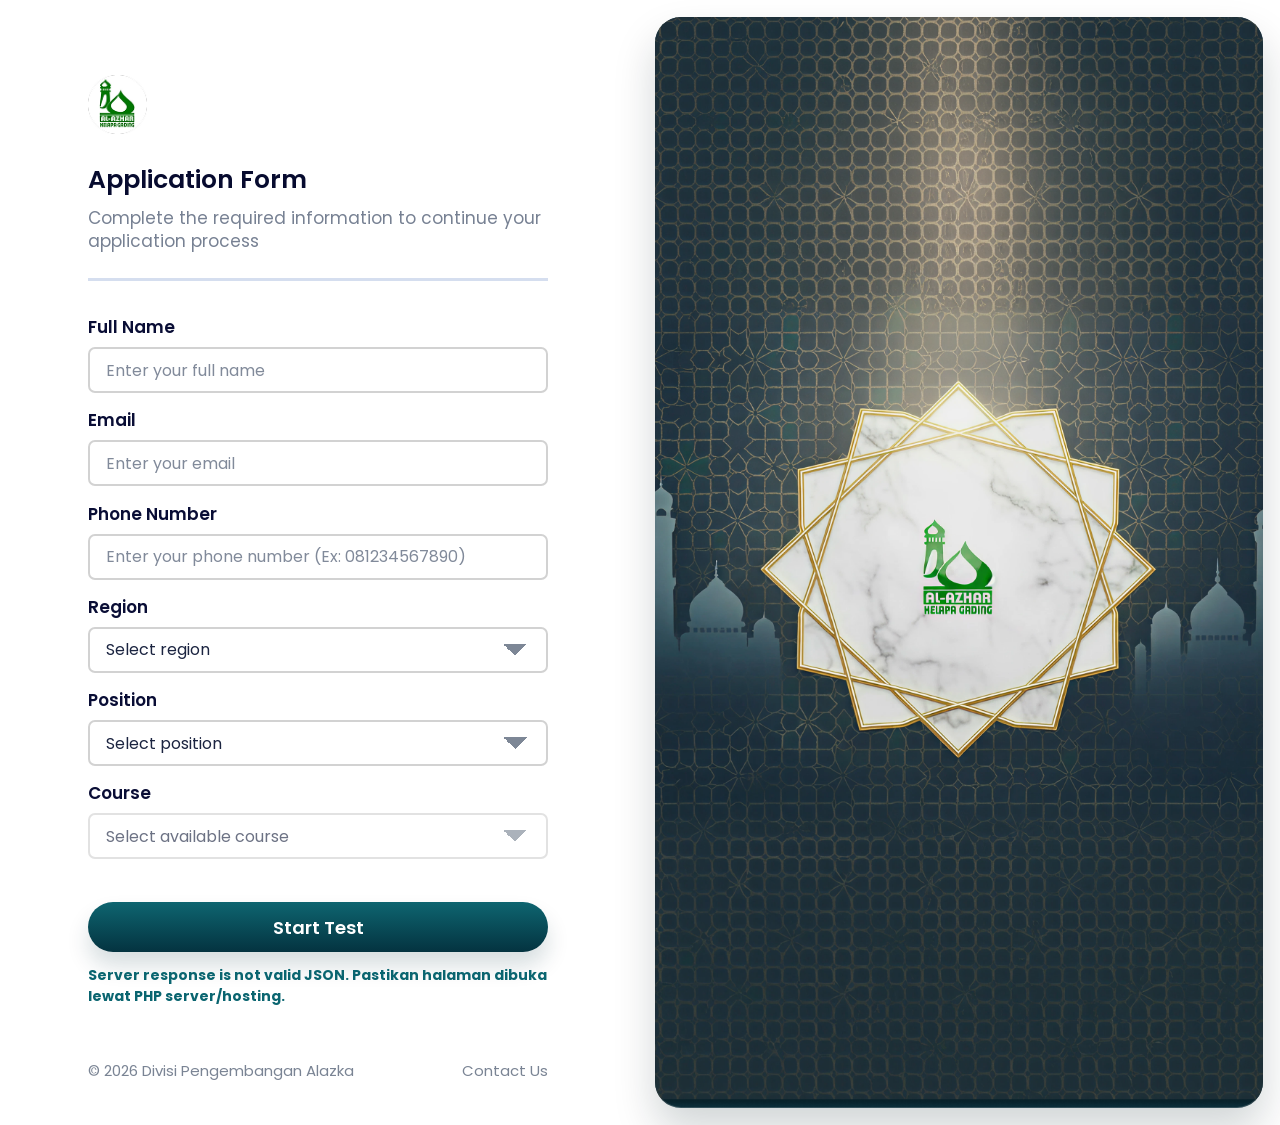
<file: index.html>
<!DOCTYPE html>
<html lang="en">
<head>
  <meta charset="UTF-8">
  <meta name="viewport" content="width=device-width, initial-scale=1.0">
  <meta http-equiv="refresh" content="0; url=submit_application.html">
  <title>Application Form</title>
</head>
<body>
  <p><a href="submit_application.html">Open Application Form</a></p>
  <script>
    window.location.replace("submit_application.html");
  </script>
</body>
</html>
</file>
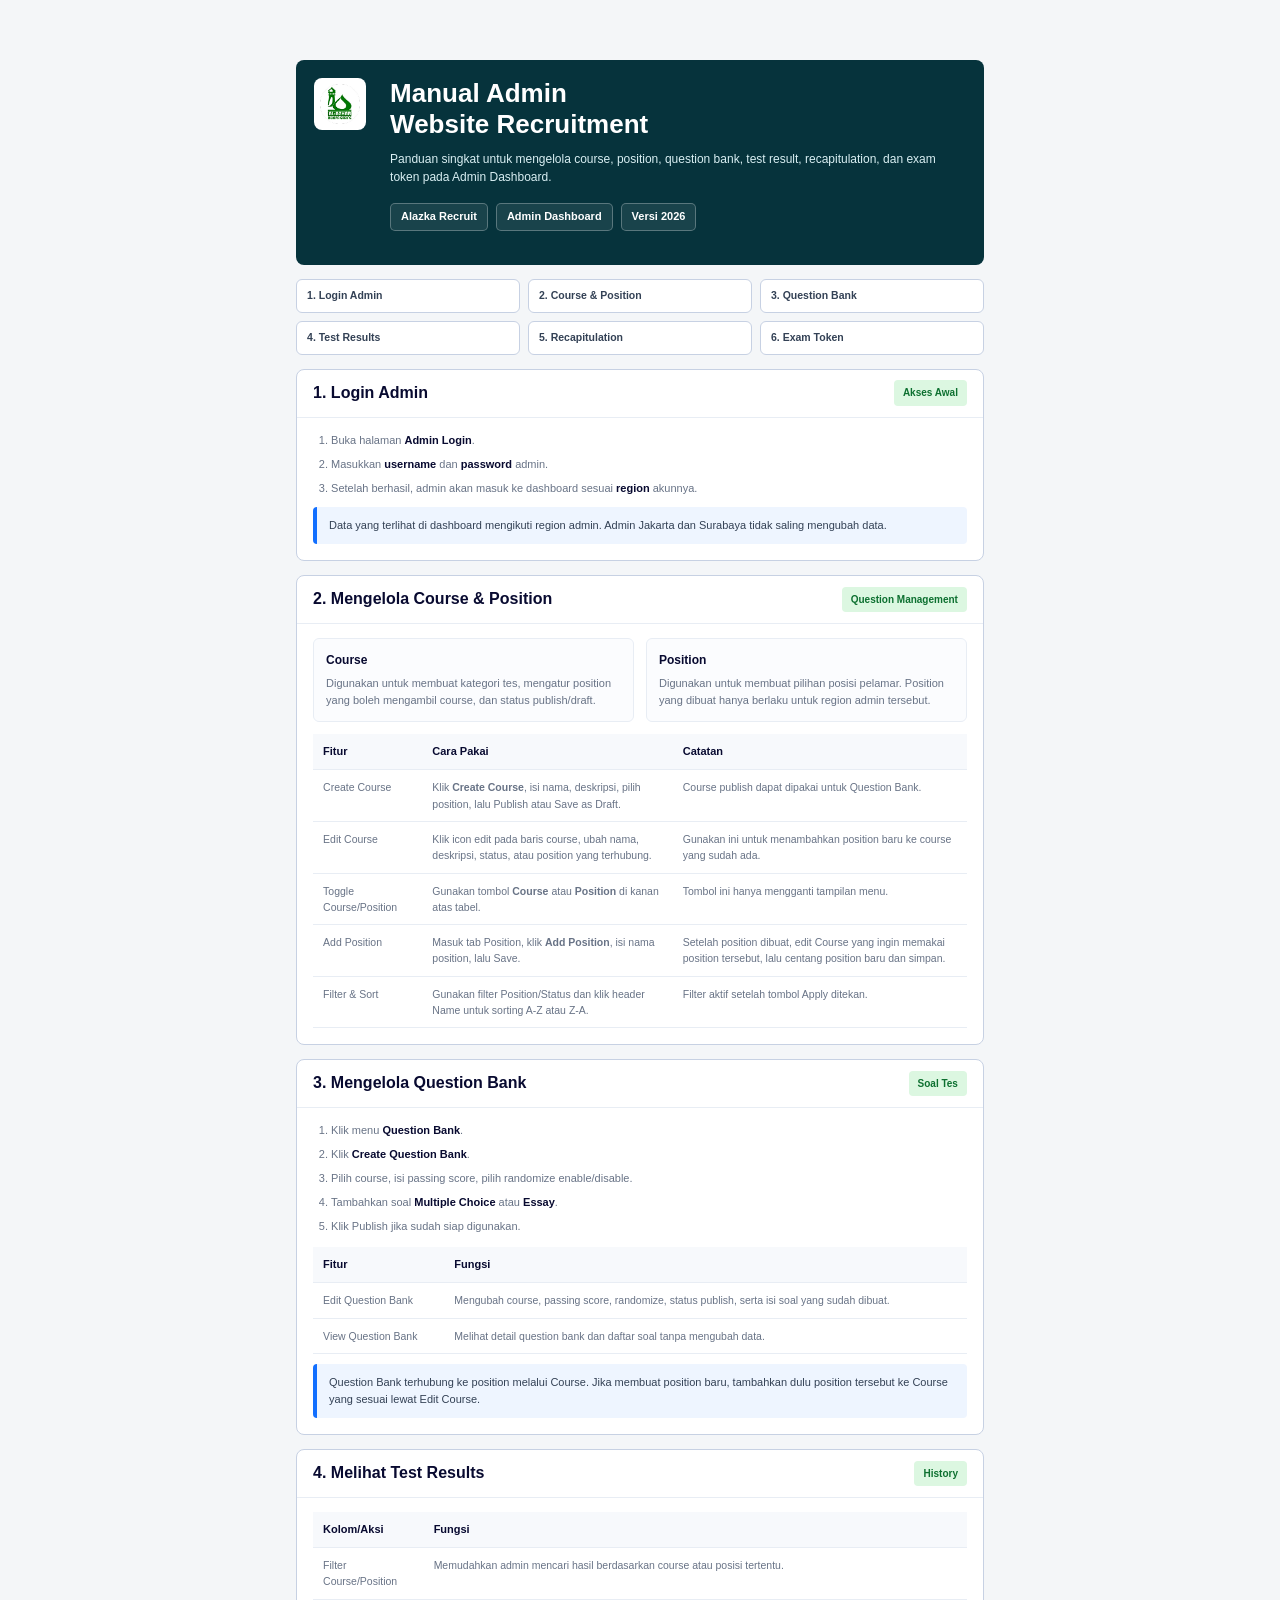
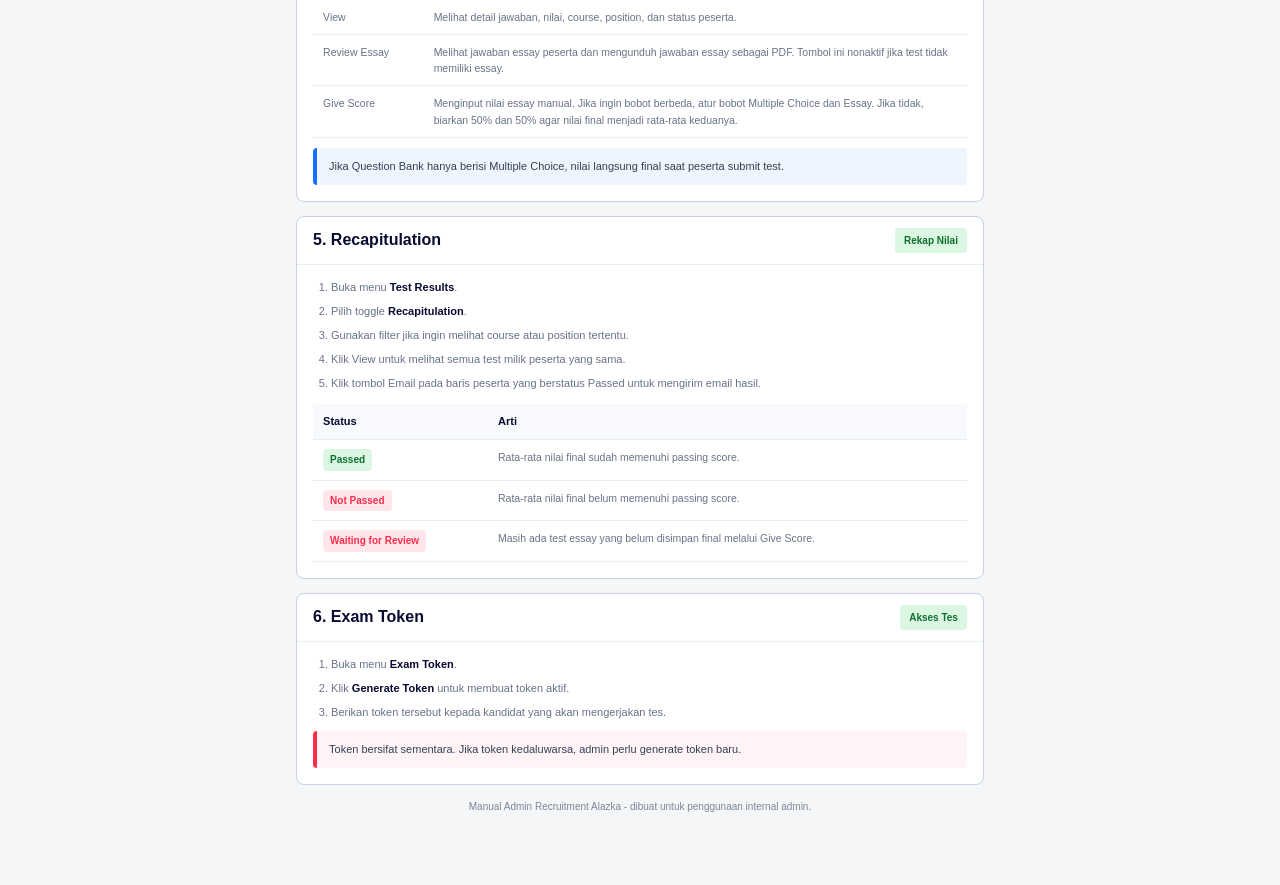
<file: admin_manual.html>
<!DOCTYPE html>
<html lang="id">
<head>
  <meta charset="UTF-8">
  <meta name="viewport" content="width=device-width, initial-scale=1.0">
  <title>Manual Admin - Recruitment Alazka</title>
  <style>
    :root {
      --sidebar: #06333c;
      --page: #f4f6f8;
      --surface: #ffffff;
      --line: #c7d1e3;
      --line-soft: #e8edf4;
      --ink: #080a30;
      --muted: #687386;
      --green: #17b42b;
      --green-bg: #dcf7e1;
      --blue: #126fff;
      --red: #ff2c4b;
      --red-bg: #ffe6eb;
    }

    * {
      box-sizing: border-box;
    }

    body {
      margin: 0;
      background: var(--page);
      color: var(--ink);
      font-family: "Poppins", "Segoe UI", Arial, sans-serif;
      line-height: 1.55;
    }

    .page {
      width: 210mm;
      min-height: 297mm;
      margin: 0 auto;
      background: var(--page);
      padding: 16mm 14mm;
    }

    .cover {
      min-height: 54mm;
      display: grid;
      grid-template-columns: 58px 1fr;
      gap: 18px;
      align-items: start;
      padding: 18px;
      color: #ffffff;
      background: var(--sidebar);
      border-radius: 8px;
    }

    .logo {
      width: 52px;
      height: 52px;
      display: grid;
      place-items: center;
      border-radius: 8px;
      background: #ffffff;
    }

    .logo img {
      width: 40px;
      height: auto;
    }

    .cover h1 {
      margin: 0;
      font-size: 26px;
      line-height: 1.18;
    }

    .cover p {
      max-width: 620px;
      margin: 10px 0 0;
      color: #d9eff3;
      font-size: 12px;
    }

    .meta-row {
      display: flex;
      flex-wrap: wrap;
      gap: 8px;
      margin-top: 16px;
    }

    .pill {
      display: inline-flex;
      align-items: center;
      min-height: 28px;
      border: 1px solid rgba(255, 255, 255, 0.28);
      border-radius: 5px;
      padding: 0 10px;
      color: #ffffff;
      background: rgba(255, 255, 255, 0.08);
      font-size: 11px;
      font-weight: 600;
    }

    .section {
      margin-top: 14px;
      border: 1px solid var(--line);
      border-radius: 8px;
      background: var(--surface);
      overflow: hidden;
      break-inside: avoid;
    }

    .section-head {
      display: flex;
      align-items: center;
      justify-content: space-between;
      gap: 12px;
      min-height: 48px;
      padding: 0 16px;
      border-bottom: 1px solid var(--line-soft);
    }

    .section h2 {
      margin: 0;
      font-size: 16px;
      line-height: 1.3;
    }

    .section-tag {
      border-radius: 4px;
      padding: 5px 9px;
      color: #0d7030;
      background: var(--green-bg);
      font-size: 10px;
      font-weight: 700;
      white-space: nowrap;
    }

    .section-body {
      padding: 14px 16px 16px;
    }

    .grid {
      display: grid;
      grid-template-columns: 1fr 1fr;
      gap: 12px;
    }

    .item {
      border: 1px solid var(--line-soft);
      border-radius: 6px;
      padding: 12px;
      background: #fbfcfe;
    }

    .item h3 {
      margin: 0 0 6px;
      color: var(--ink);
      font-size: 12px;
    }

    .item p {
      margin: 0;
      color: var(--muted);
      font-size: 11px;
    }

    .steps {
      margin: 0;
      padding-left: 18px;
    }

    .steps li {
      margin: 0 0 7px;
      color: var(--muted);
      font-size: 11px;
    }

    .steps strong {
      color: var(--ink);
    }

    .table {
      width: 100%;
      border-collapse: collapse;
      font-size: 10.5px;
    }

    .table th,
    .table td {
      padding: 9px 10px;
      border-bottom: 1px solid var(--line-soft);
      text-align: left;
      vertical-align: top;
    }

    .table th {
      color: var(--ink);
      background: #f7f9fc;
      font-size: 11px;
    }

    .table td {
      color: var(--muted);
    }

    .status {
      display: inline-block;
      border-radius: 4px;
      padding: 3px 7px;
      font-size: 10px;
      font-weight: 700;
    }

    .status.green {
      color: #0d7030;
      background: var(--green-bg);
    }

    .status.red {
      color: var(--red);
      background: var(--red-bg);
    }

    .note {
      margin-top: 10px;
      border-left: 4px solid var(--blue);
      border-radius: 4px;
      padding: 10px 12px;
      color: #334155;
      background: #eef5ff;
      font-size: 11px;
    }

    .warning {
      border-left-color: var(--red);
      background: #fff3f5;
    }

    .toc {
      display: grid;
      grid-template-columns: repeat(3, 1fr);
      gap: 8px;
      margin-top: 14px;
    }

    .toc span {
      min-height: 34px;
      display: flex;
      align-items: center;
      border: 1px solid var(--line);
      border-radius: 6px;
      padding: 0 10px;
      color: #334155;
      background: #ffffff;
      font-size: 10.5px;
      font-weight: 600;
    }

    .footer {
      margin-top: 14px;
      color: #7c8798;
      font-size: 10px;
      text-align: center;
    }

    @media print {
      body {
        background: #ffffff;
      }

      .page {
        width: auto;
        min-height: auto;
        margin: 0;
        padding: 0;
      }

      .section,
      .cover {
        break-inside: avoid;
      }
    }
  </style>
</head>
<body>
  <main class="page">
    <section class="cover">
      <div class="logo">
        <img src="Image/logo%20al%20azhar%203.png" alt="Logo Al Azhar">
      </div>
      <div>
        <h1>Manual Admin<br>Website Recruitment</h1>
        <p>Panduan singkat untuk mengelola course, position, question bank, test result, recapitulation, dan exam token pada Admin Dashboard.</p>
        <div class="meta-row">
          <span class="pill">Alazka Recruit</span>
          <span class="pill">Admin Dashboard</span>
          <span class="pill">Versi 2026</span>
        </div>
      </div>
    </section>

    <div class="toc">
      <span>1. Login Admin</span>
      <span>2. Course & Position</span>
      <span>3. Question Bank</span>
      <span>4. Test Results</span>
      <span>5. Recapitulation</span>
      <span>6. Exam Token</span>
    </div>

    <section class="section">
      <div class="section-head">
        <h2>1. Login Admin</h2>
        <span class="section-tag">Akses Awal</span>
      </div>
      <div class="section-body">
        <ol class="steps">
          <li>Buka halaman <strong>Admin Login</strong>.</li>
          <li>Masukkan <strong>username</strong> dan <strong>password</strong> admin.</li>
          <li>Setelah berhasil, admin akan masuk ke dashboard sesuai <strong>region</strong> akunnya.</li>
        </ol>
        <div class="note">Data yang terlihat di dashboard mengikuti region admin. Admin Jakarta dan Surabaya tidak saling mengubah data.</div>
      </div>
    </section>

    <section class="section">
      <div class="section-head">
        <h2>2. Mengelola Course & Position</h2>
        <span class="section-tag">Question Management</span>
      </div>
      <div class="section-body">
        <div class="grid">
          <div class="item">
            <h3>Course</h3>
            <p>Digunakan untuk membuat kategori tes, mengatur position yang boleh mengambil course, dan status publish/draft.</p>
          </div>
          <div class="item">
            <h3>Position</h3>
            <p>Digunakan untuk membuat pilihan posisi pelamar. Position yang dibuat hanya berlaku untuk region admin tersebut.</p>
          </div>
        </div>
        <table class="table" style="margin-top:12px;">
          <thead>
            <tr>
              <th>Fitur</th>
              <th>Cara Pakai</th>
              <th>Catatan</th>
            </tr>
          </thead>
          <tbody>
            <tr>
              <td>Create Course</td>
              <td>Klik <strong>Create Course</strong>, isi nama, deskripsi, pilih position, lalu Publish atau Save as Draft.</td>
              <td>Course publish dapat dipakai untuk Question Bank.</td>
            </tr>
            <tr>
              <td>Edit Course</td>
              <td>Klik icon edit pada baris course, ubah nama, deskripsi, status, atau position yang terhubung.</td>
              <td>Gunakan ini untuk menambahkan position baru ke course yang sudah ada.</td>
            </tr>
            <tr>
              <td>Toggle Course/Position</td>
              <td>Gunakan tombol <strong>Course</strong> atau <strong>Position</strong> di kanan atas tabel.</td>
              <td>Tombol ini hanya mengganti tampilan menu.</td>
            </tr>
            <tr>
              <td>Add Position</td>
              <td>Masuk tab Position, klik <strong>Add Position</strong>, isi nama position, lalu Save.</td>
              <td>Setelah position dibuat, edit Course yang ingin memakai position tersebut, lalu centang position baru dan simpan.</td>
            </tr>
            <tr>
              <td>Filter & Sort</td>
              <td>Gunakan filter Position/Status dan klik header Name untuk sorting A-Z atau Z-A.</td>
              <td>Filter aktif setelah tombol Apply ditekan.</td>
            </tr>
          </tbody>
        </table>
      </div>
    </section>

    <section class="section">
      <div class="section-head">
        <h2>3. Mengelola Question Bank</h2>
        <span class="section-tag">Soal Tes</span>
      </div>
      <div class="section-body">
        <ol class="steps">
          <li>Klik menu <strong>Question Bank</strong>.</li>
          <li>Klik <strong>Create Question Bank</strong>.</li>
          <li>Pilih course, isi passing score, pilih randomize enable/disable.</li>
          <li>Tambahkan soal <strong>Multiple Choice</strong> atau <strong>Essay</strong>.</li>
          <li>Klik Publish jika sudah siap digunakan.</li>
        </ol>
        <table class="table" style="margin-top:12px;">
          <thead>
            <tr>
              <th>Fitur</th>
              <th>Fungsi</th>
            </tr>
          </thead>
          <tbody>
            <tr>
              <td>Edit Question Bank</td>
              <td>Mengubah course, passing score, randomize, status publish, serta isi soal yang sudah dibuat.</td>
            </tr>
            <tr>
              <td>View Question Bank</td>
              <td>Melihat detail question bank dan daftar soal tanpa mengubah data.</td>
            </tr>
          </tbody>
        </table>
        <div class="note">Question Bank terhubung ke position melalui Course. Jika membuat position baru, tambahkan dulu position tersebut ke Course yang sesuai lewat Edit Course.</div>
      </div>
    </section>

    <section class="section">
      <div class="section-head">
        <h2>4. Melihat Test Results</h2>
        <span class="section-tag">History</span>
      </div>
      <div class="section-body">
        <table class="table">
          <thead>
            <tr>
              <th>Kolom/Aksi</th>
              <th>Fungsi</th>
            </tr>
          </thead>
          <tbody>
            <tr>
              <td>Filter Course/Position</td>
              <td>Memudahkan admin mencari hasil berdasarkan course atau posisi tertentu.</td>
            </tr>
            <tr>
              <td>View</td>
              <td>Melihat detail jawaban, nilai, course, position, dan status peserta.</td>
            </tr>
            <tr>
              <td>Review Essay</td>
              <td>Melihat jawaban essay peserta dan mengunduh jawaban essay sebagai PDF. Tombol ini nonaktif jika test tidak memiliki essay.</td>
            </tr>
            <tr>
              <td>Give Score</td>
              <td>Menginput nilai essay manual. Jika ingin bobot berbeda, atur bobot Multiple Choice dan Essay. Jika tidak, biarkan 50% dan 50% agar nilai final menjadi rata-rata keduanya.</td>
            </tr>
          </tbody>
        </table>
        <div class="note">Jika Question Bank hanya berisi Multiple Choice, nilai langsung final saat peserta submit test.</div>
      </div>
    </section>

    <section class="section">
      <div class="section-head">
        <h2>5. Recapitulation</h2>
        <span class="section-tag">Rekap Nilai</span>
      </div>
      <div class="section-body">
        <ol class="steps">
          <li>Buka menu <strong>Test Results</strong>.</li>
          <li>Pilih toggle <strong>Recapitulation</strong>.</li>
          <li>Gunakan filter jika ingin melihat course atau position tertentu.</li>
          <li>Klik View untuk melihat semua test milik peserta yang sama.</li>
          <li>Klik tombol Email pada baris peserta yang berstatus Passed untuk mengirim email hasil.</li>
        </ol>
        <table class="table" style="margin-top:12px;">
          <thead>
            <tr>
              <th>Status</th>
              <th>Arti</th>
            </tr>
          </thead>
          <tbody>
            <tr>
              <td><span class="status green">Passed</span></td>
              <td>Rata-rata nilai final sudah memenuhi passing score.</td>
            </tr>
            <tr>
              <td><span class="status red">Not Passed</span></td>
              <td>Rata-rata nilai final belum memenuhi passing score.</td>
            </tr>
            <tr>
              <td><span class="status red">Waiting for Review</span></td>
              <td>Masih ada test essay yang belum disimpan final melalui Give Score.</td>
            </tr>
          </tbody>
        </table>
      </div>
    </section>

    <section class="section">
      <div class="section-head">
        <h2>6. Exam Token</h2>
        <span class="section-tag">Akses Tes</span>
      </div>
      <div class="section-body">
        <ol class="steps">
          <li>Buka menu <strong>Exam Token</strong>.</li>
          <li>Klik <strong>Generate Token</strong> untuk membuat token aktif.</li>
          <li>Berikan token tersebut kepada kandidat yang akan mengerjakan tes.</li>
        </ol>
        <div class="note warning">Token bersifat sementara. Jika token kedaluwarsa, admin perlu generate token baru.</div>
      </div>
    </section>

    <p class="footer">Manual Admin Recruitment Alazka - dibuat untuk penggunaan internal admin.</p>
  </main>
</body>
</html>
</file>
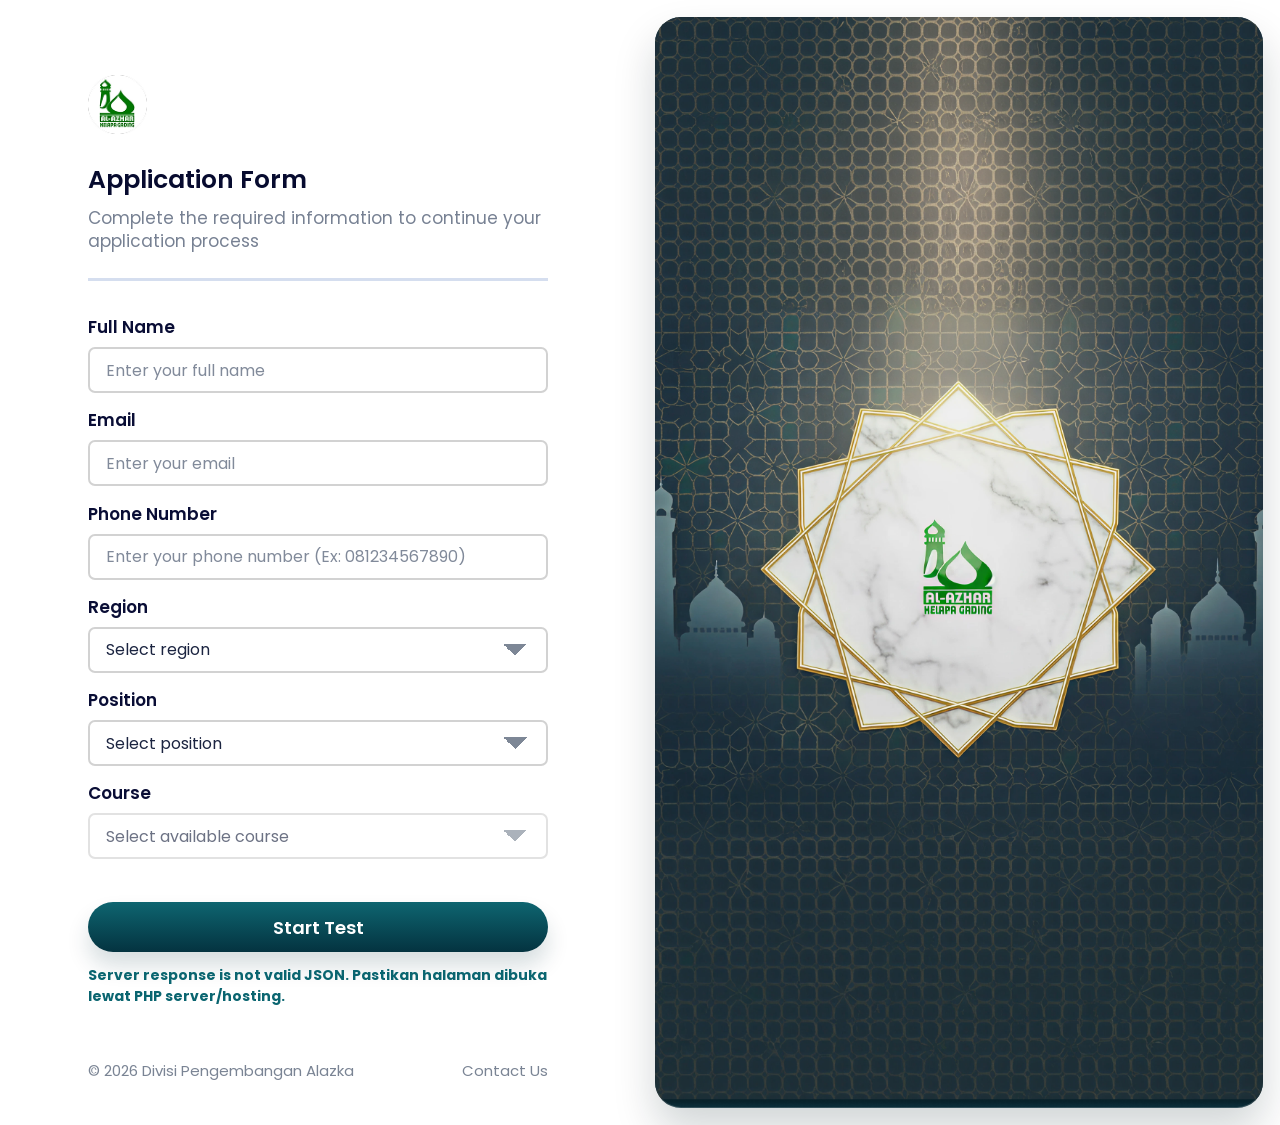
<file: submit_application.html>
<!DOCTYPE html>
<html lang="en">
<head>
  <meta charset="UTF-8">
  <meta name="viewport" content="width=device-width, initial-scale=1.0">
  <title>Employee Application Form</title>
  <link rel="preconnect" href="https://fonts.googleapis.com">
  <link rel="preconnect" href="https://fonts.gstatic.com" crossorigin>
  <link href="https://fonts.googleapis.com/css2?family=Poppins:wght@400;500;600;700;800&display=swap" rel="stylesheet">
  <!-- Version query dipakai agar cPanel/browser tidak memakai CSS lama dari cache setelah deploy. -->
  <link rel="stylesheet" href="css/application.css?v=20260604-course-search">
</head>
<body>
  <main class="page" id="applicationPage">
    <!-- Bagian kiri berisi form submit pelamar. -->
    <section class="form-side" aria-labelledby="form-title">
      <img class="brand" src="Image/logo%20al%20azhar%203.png" alt="Al-Azhar Kelapa Gading">

      <h1 class="title" id="form-title">Application Form</h1>
      <p class="subtitle">Complete the required information to continue your application process</p>
      <div class="rule" aria-hidden="true"></div>

      <form class="application-form" id="applicationForm" novalidate>
        <div class="field-group">
          <label for="fullName">Full Name</label>
          <input id="fullName" name="fullName" type="text" autocomplete="name" placeholder="Enter your full name">
          <p class="field-error" id="fullNameError"></p>
        </div>

        <div class="field-group">
          <label for="email">Email</label>
          <input id="email" name="email" type="email" autocomplete="email" placeholder="Enter your email">
          <p class="field-error" id="emailError"></p>
        </div>

        <div class="field-group">
          <label for="phone">Phone Number</label>
          <input id="phone" name="phone" type="tel" autocomplete="tel" inputmode="tel" placeholder="Enter your phone number (Ex: 081234567890)">
          <p class="field-error" id="phoneError"></p>
        </div>

        <div class="field-group">
          <label for="region">Region</label>
          <!-- Region disimpan bersama data application agar admin bisa memfilter asal kandidat. -->
          <select id="region" name="region">
            <option value="">Select region</option>
            <option value="Jakarta">Jakarta</option>
            <option value="Surabaya">Surabaya</option>
          </select>
          <p class="field-error" id="regionError"></p>
        </div>

        <div class="field-group">
          <label for="education">Position</label>
          <!-- Select asli tetap dipakai untuk submit form; UI custom di bawah memberi search + scroll. -->
          <select id="education" name="education" class="native-position-select" aria-hidden="true" tabindex="-1">
            <option value="">Select position</option>
          </select>
          <div class="position-combobox" id="positionCombobox">
            <button class="position-combobox-toggle" type="button" id="positionComboboxToggle" aria-haspopup="listbox" aria-expanded="false">
              <span id="positionComboboxLabel">Select position</span>
              <span class="position-combobox-chevron" aria-hidden="true"></span>
            </button>
            <div class="position-combobox-panel" id="positionComboboxPanel">
              <input class="position-search" id="positionSearch" type="text" autocomplete="off" placeholder="Search position">
              <div class="position-options" id="positionOptions" role="listbox" aria-label="Position options"></div>
            </div>
          </div>
          <p class="field-error" id="educationError"></p>
        </div>

        <div class="field-group">
          <label for="course">Course</label>
          <!-- Select asli tetap dipakai untuk submit form; UI custom di bawah memberi search + scroll. -->
          <select id="course" name="course" class="native-course-select" aria-hidden="true" tabindex="-1" disabled>
            <option value="">Select available course</option>
          </select>
          <div class="course-combobox" id="courseCombobox">
            <button class="course-combobox-toggle" type="button" id="courseComboboxToggle" aria-haspopup="listbox" aria-expanded="false" disabled>
              <span id="courseComboboxLabel">Select available course</span>
              <span class="course-combobox-chevron" aria-hidden="true"></span>
            </button>
            <div class="course-combobox-panel" id="courseComboboxPanel">
              <input class="course-search" id="courseSearch" type="text" autocomplete="off" placeholder="Search course">
              <div class="course-options" id="courseOptions" role="listbox" aria-label="Course options"></div>
            </div>
          </div>
          <p class="field-error" id="courseError"></p>
        </div>

        <button class="start-button" type="submit">Start Test</button>
        <p class="status" id="status" role="status" aria-live="polite"></p>
      </form>

      <footer class="footer">
        <span>&copy; 2026 Divisi Pengembangan Alazka</span>
        <a href="mailto:recruitment@alazka.sch.id">Contact Us</a>
      </footer>
    </section>

    <!-- Bagian kanan hanya visual/ilustrasi, tidak terhubung ke backend. -->
    <aside class="visual-side" aria-hidden="true">
      <img class="hero-image" src="Image/download%20(12)%201.png" alt="">
    </aside>
  </main>

  <!-- Modal sukses muncul setelah data berhasil tersimpan ke MySQL. -->
  <div class="modal" id="successModal" role="dialog" aria-modal="true" aria-labelledby="successTitle">
    <div class="dialog">
      <h2 id="successTitle">Application Saved</h2>
      <p>Your application data has been recorded. You can continue to the next test step.</p>
      <button type="button" id="closeModal">Continue</button>
    </div>
  </div>

  <!-- Halaman token muncul setelah application tersimpan dan sebelum soal selection test dibuka. -->
  <main class="token-page" id="tokenPage" hidden>
    <section class="token-entry-card" aria-labelledby="tokenTitle">
      <button class="token-back" type="button" id="tokenBackButton" aria-label="Back to application form">&larr;</button>
      <img class="token-logo" src="Image/logo%20al%20azhar%203.png" alt="Al-Azhar Kelapa Gading">
      <p class="token-kicker">Selection Test Access</p>
      <h1 id="tokenTitle">Enter Exam Token</h1>
      <p class="token-copy">Use the active token from the recruitment admin to open your selection test.</p>

      <form class="token-form" id="tokenForm" novalidate>
        <div class="field-group">
          <label for="examToken">Exam Token</label>
          <!-- Token sengaja divalidasi di halaman ini agar form application tetap ringkas. -->
          <input id="examToken" name="examToken" type="text" inputmode="numeric" pattern="[0-9]{4}" maxlength="4" autocomplete="one-time-code" placeholder="Enter 4 digit token">
          <p class="field-error" id="examTokenError"></p>
        </div>

        <button class="start-button token-submit-button" type="submit" id="tokenSubmitButton">Continue</button>
        <p class="status token-status" id="tokenStatus" role="status" aria-live="polite"></p>
      </form>
    </section>
  </main>

  <!-- Halaman panduan muncul setelah token valid, sebelum timer selection test dimulai. -->
  <main class="test-guide-page" id="testGuidePage" hidden>
    <section class="test-guide-card" aria-labelledby="testGuideTitle">
      <img class="token-logo" src="Image/logo%20al%20azhar%203.png" alt="Al-Azhar Kelapa Gading">
      <p class="token-kicker">Selection Test Guide</p>
      <h1 id="testGuideTitle">Before You Start</h1>
      <div class="test-guide-content" id="testGuideContent"></div>
      <button class="start-button" type="button" id="startSelectionTestButton">Start Test</button>
    </section>
  </main>

  <!-- Halaman selection test ditampilkan setelah data application berhasil disimpan. -->
  <main class="selection-page" id="selectionPage" hidden>
    <header class="test-topbar">
      <div class="test-brand">
        <strong>Selection Test</strong>
        <span>Alazka Recruit</span>
      </div>
      <div class="test-header-actions">
        <div class="test-timer" aria-label="Remaining test time">
          <span>Time Left</span>
          <strong id="testTimer">60:00</strong>
        </div>
        <div class="candidate-chip">
          <div class="candidate-copy">
            <strong id="candidateHeaderName">Candidate</strong>
            <span><mark>Guest</mark> Candidate</span>
          </div>
          <div class="candidate-avatar" id="candidateAvatar">CT</div>
        </div>
      </div>
    </header>

    <section class="test-shell" aria-labelledby="testTitle">
      <div class="test-head">
        <span class="test-head-spacer" aria-hidden="true"></span>
        <div>
          <h1 id="testTitle">Selection Test</h1>
          <p id="testCandidateLine"></p>
        </div>
      </div>

      <form id="selectionTestForm" class="question-list" novalidate></form>

      <div class="test-pagination" id="testPagination">
        <button class="test-nav-button" type="button" id="prevQuestions">Back</button>
        <div class="test-page-numbers" id="testPageNumbers" aria-label="Question pages"></div>
        <button class="test-nav-button is-primary" type="button" id="nextQuestions">Next</button>
        <button class="test-nav-button is-primary" type="button" id="finishTest">Finish</button>
      </div>
    </section>
  </main>

  <div class="modal confirm-test-modal" id="finishConfirmModal" role="dialog" aria-modal="true" aria-labelledby="finishConfirmTitle">
    <div class="dialog">
      <h2 id="finishConfirmTitle">Submit Answer?</h2>
      <p>Are you sure to submit the answer?</p>
      <div class="confirm-test-actions">
        <button class="confirm-cancel-button" type="button" id="cancelFinishTest">Cancel</button>
        <button type="button" id="confirmFinishTest">Submit Answer</button>
      </div>
    </div>
  </div>

  <div class="modal confirm-test-modal" id="timeEndedModal" role="dialog" aria-modal="true" aria-labelledby="timeEndedTitle">
    <div class="dialog">
      <h2 id="timeEndedTitle">Time Ended</h2>
      <p>The examination time has ended. Your answers have been submitted successfully.</p>
      <button type="button" id="goToResultButton">Go to Result</button>
    </div>
  </div>

  <!-- Halaman hasil test muncul setelah jawaban selesai dinilai dan disimpan ke database. -->
  <main class="result-page" id="resultPage" hidden>
    <section class="result-card" aria-labelledby="resultTitle">
      <img class="result-logo" src="Image/logo%20al%20azhar%203.png" alt="Al-Azhar Kelapa Gading">
      <!-- <h1 id="resultTitle">Title</h1> -->
      <p class="result-message">Thank You for Completing the Assessment</p>

      <!-- <h2>Description</h2> -->
      <div class="result-description">
        <p>Your responses have been securely submitted and are currently under review.</p>
        <p>Our recruitment team will carefully evaluate your assessment and notify you regarding the next stage of the process.</p>
        <p>We appreciate your time and participation.</p>
      </div>
    </section>
  </main>

  <!--
    Urutan penting: recruitment-store.js harus dimuat sebelum submit-application.js.
    Version query memaksa browser mengambil JS terbaru; tanpa ini cPanel sering masih menyajikan JS lama
    yang langsung memvalidasi token saat Start Test dan membuat halaman token tidak pernah tampil.
  -->
  <script src="js/recruitment-store.js?v=20260604-course-search"></script>
  <script src="js/submit-application.js?v=20260604-course-search"></script>
</body>
</html>
</file>
<file: css/application.css>
:root {
  --ink: #070b2f;
  --muted: #778193;
  --line: #cfd6e4;
  --field: #ffffff;
  --deep: #0b3440;
  --gold: #d6b14f;
  --danger: #c0392b;
  --shadow: 0 22px 42px rgba(5, 25, 35, 0.18);
  font-family: "Poppins", Arial, sans-serif;
}

* {
  box-sizing: border-box;
}

body {
  margin: 0;
  min-height: 100vh;
  color: var(--ink);
  background: #ffffff;
}

button,
input,
select {
  font: inherit;
}

[hidden] {
  display: none !important;
}

.page {
  min-height: 100vh;
  display: grid;
  grid-template-columns: minmax(360px, 47vw) minmax(430px, 1fr);
  gap: clamp(20px, 2.8vw, 64px);
  padding: clamp(14px, 1.35vw, 30px);
}

.form-side {
  display: flex;
  min-height: calc(100vh - (clamp(14px, 1.35vw, 30px) * 2));
  flex-direction: column;
  justify-content: center;
  padding: clamp(24px, 4.5vw, 100px) clamp(18px, 5.5vw, 150px) clamp(16px, 2vw, 30px);
  position: relative;
}

.brand {
  width: clamp(58px, 4.6vw, 86px);
  height: auto;
  margin-bottom: clamp(22px, 2.5vw, 46px);
  display: block;
}

.title {
  margin: 0;
  font-size: clamp(25px, 1.9vw, 38px);
  line-height: 1.12;
  font-weight: 600;
  letter-spacing: 0;
}

.subtitle {
  margin: clamp(12px, 1vw, 18px) 0 clamp(24px, 2vw, 40px);
  max-width: 690px;
  color: var(--muted);
  font-size: clamp(17px, 1.25vw, 27px);
  line-height: 1.36;
}

.rule {
  height: 3px;
  width: min(100%, 704px);
  background: #d5deef;
  margin-bottom: clamp(26px, 2.8vw, 50px);
}

.application-form {
  width: min(100%, 704px);
}

.field-group {
  margin-bottom: clamp(14px, 1.35vw, 26px);
}

label {
  display: block;
  margin-bottom: clamp(8px, 0.75vw, 12px);
  font-size: clamp(17px, 1.15vw, 22px);
  line-height: 1.2;
  font-weight: 600;
  color: #090d35;
}

input,
select,
.position-combobox-toggle,
.course-combobox-toggle {
  width: 100%;
  min-height: clamp(46px, 3.1vw, 58px);
  border: 2px solid #d2d2d2;
  border-radius: 7px;
  background: var(--field);
  color: #1b2440;
  padding: 0 clamp(16px, 1.25vw, 24px);
  font-size: clamp(16px, 1.05vw, 20px);
  outline: none;
  transition: border-color 160ms ease, box-shadow 160ms ease;
}

select {
  appearance: none;
  background-image:
    linear-gradient(45deg, transparent 50%, #7d8796 50%),
    linear-gradient(135deg, #7d8796 50%, transparent 50%);
  background-position:
    calc(100% - 31px) 50%,
    calc(100% - 19px) 50%;
  background-size: 12px 12px, 12px 12px;
  background-repeat: no-repeat;
  padding-right: 62px;
}

input::placeholder {
  color: #818a9a;
}

input:focus,
select:focus,
.position-combobox-toggle:focus-visible,
.course-combobox-toggle:focus-visible {
  border-color: #0a7281;
  box-shadow: 0 0 0 4px rgba(10, 114, 129, 0.14);
}

.native-position-select,
.native-course-select {
  display: none;
}

.position-combobox,
.course-combobox {
  position: relative;
  width: 100%;
}

.position-combobox-toggle,
.course-combobox-toggle {
  display: flex;
  align-items: center;
  justify-content: space-between;
  appearance: none;
  background-image:
    linear-gradient(45deg, transparent 50%, #7d8796 50%),
    linear-gradient(135deg, #7d8796 50%, transparent 50%);
  background-position:
    calc(100% - 31px) 50%,
    calc(100% - 19px) 50%;
  background-size: 12px 12px, 12px 12px;
  background-repeat: no-repeat;
  padding-right: 62px;
  text-align: left;
  cursor: pointer;
  transition: border-color 160ms ease, box-shadow 160ms ease;
}

.position-combobox-toggle span:first-child,
.course-combobox-toggle span:first-child {
  min-width: 0;
  overflow: hidden;
  text-overflow: ellipsis;
  white-space: nowrap;
}

.position-combobox.is-open .position-combobox-toggle,
.course-combobox.is-open .course-combobox-toggle {
  border-color: #0a7281;
  box-shadow: 0 0 0 4px rgba(10, 114, 129, 0.14);
}

.position-combobox-toggle:disabled,
.course-combobox-toggle:disabled {
  cursor: not-allowed;
  opacity: 0.64;
}

.position-combobox-chevron,
.course-combobox-chevron {
  display: none;
}

.position-combobox-panel,
.course-combobox-panel {
  position: absolute;
  z-index: 25;
  top: calc(100% + 8px);
  left: 0;
  right: 0;
  display: none;
  border: 2px solid #d2d2d2;
  border-radius: 7px;
  padding: 10px;
  background: #ffffff;
  box-shadow: 0 18px 34px rgba(5, 25, 35, 0.16);
}

.position-combobox.is-open .position-combobox-panel,
.course-combobox.is-open .course-combobox-panel {
  display: block;
}

.position-search,
.course-search {
  min-height: 42px;
  border-width: 1px;
  border-radius: 5px;
  font-size: clamp(14px, 0.95vw, 17px);
}

.position-options,
.course-options {
  max-height: 230px;
  overflow-y: auto;
  display: grid;
  gap: 6px;
  margin-top: 10px;
  padding-right: 4px;
}

.position-option,
.course-option {
  min-height: 40px;
  border: 1px solid #e1e5ee;
  border-radius: 5px;
  padding: 9px 12px;
  color: #1b2440;
  background: #ffffff;
  font-size: clamp(14px, 0.95vw, 17px);
  text-align: left;
}

.position-option:hover,
.position-option.is-selected,
.course-option:hover,
.course-option.is-selected {
  border-color: #0a7281;
  background: #eef8fa;
}

.position-empty,
.course-empty {
  padding: 12px;
  color: var(--muted);
  font-size: clamp(13px, 0.9vw, 16px);
}

.field-error {
  margin: clamp(4px, 0.4vw, 7px) 0 0;
  color: var(--danger);
  font-size: clamp(12px, 0.75vw, 14px);
  line-height: 1.35;
}

.field-error:empty,
.status:empty {
  display: none;
}

.start-button {
  width: min(100%, 704px);
  min-height: clamp(50px, 3.35vw, 62px);
  border: 0;
  border-radius: 999px;
  margin-top: clamp(18px, 2vw, 38px);
  color: #ffffff;
  background: linear-gradient(180deg, #0e6570 0%, #043340 100%);
  font-size: clamp(18px, 1.25vw, 23px);
  font-weight: 600;
  cursor: pointer;
  box-shadow: 0 14px 22px rgba(5, 51, 64, 0.16);
  transition: transform 160ms ease, filter 160ms ease;
}

.start-button:hover {
  transform: translateY(-1px);
  filter: brightness(1.04);
}

.start-button:active {
  transform: translateY(1px);
}

.footer {
  width: min(100%, 910px);
  display: flex;
  justify-content: space-between;
  gap: 20px;
  margin-top: auto;
  padding-top: clamp(24px, 3vw, 56px);
  color: #7a8494;
  font-size: clamp(15px, 1.1vw, 21px);
}

.footer a {
  color: inherit;
  text-decoration: none;
}

.visual-side {
  position: relative;
  min-height: calc(100vh - (clamp(14px, 1.35vw, 30px) * 2));
  border-radius: 26px;
  overflow: hidden;
  background: #0b2d39;
  box-shadow: var(--shadow), inset 0 0 0 1px rgba(255, 255, 255, 0.18);
}

.hero-image {
  width: 100%;
  height: 100%;
  display: block;
  object-fit: cover;
  object-position: center;
}

.status {
  width: min(100%, 704px);
  min-height: 24px;
  margin-top: clamp(10px, 1vw, 18px);
  color: #0a6570;
  font-size: clamp(14px, 0.95vw, 17px);
  font-weight: 650;
}

.modal {
  position: fixed;
  inset: 0;
  display: none;
  align-items: center;
  justify-content: center;
  padding: 24px;
  background: rgba(3, 20, 29, 0.56);
  z-index: 10;
}

.modal.is-open {
  display: flex;
}

.dialog {
  width: min(100%, 440px);
  border-radius: 8px;
  background: #ffffff;
  padding: 28px;
  box-shadow: 0 28px 70px rgba(0, 0, 0, 0.24);
}

.dialog h2 {
  margin: 0 0 10px;
  font-size: 24px;
}

.dialog p {
  margin: 0 0 22px;
  color: var(--muted);
  font-size: 16px;
  line-height: 1.5;
}

.dialog button {
  min-height: 44px;
  width: 100%;
  border: 0;
  border-radius: 6px;
  color: #ffffff;
  background: #0a6570;
  font-weight: 720;
  cursor: pointer;
}

.confirm-test-actions {
  display: grid;
  grid-template-columns: 1fr 1fr;
  gap: 12px;
}

.dialog .confirm-cancel-button {
  color: #27344b;
  background: #eef2f7;
}

.test-validation-layer {
  position: fixed;
  inset: 0;
  z-index: 1200;
  display: flex;
  align-items: center;
  justify-content: center;
  padding: 24px;
  background: rgba(5, 10, 24, 0.36);
}

.test-validation-popup {
  position: relative;
  width: min(100%, 430px);
  display: grid;
  justify-items: center;
  border: 1px solid #d5deef;
  border-radius: 9px;
  padding: 42px 28px 28px;
  color: var(--ink);
  background: #ffffff;
  box-shadow: 0 28px 80px rgba(5, 25, 35, 0.22);
  text-align: center;
}

.test-validation-close {
  position: absolute;
  top: 14px;
  right: 14px;
  width: 32px;
  height: 32px;
  border: 0;
  border-radius: 999px;
  color: #27344b;
  background: #eef2f7;
  font-size: 24px;
  line-height: 1;
  cursor: pointer;
}

.test-validation-icon {
  width: 46px;
  height: 46px;
  display: grid;
  place-items: center;
  border-radius: 999px;
  margin-bottom: 14px;
  color: #ffffff;
  background: #0a6570;
  font-size: 25px;
  font-weight: 800;
}

.test-validation-popup h2 {
  margin: 0 0 8px;
  font-size: 22px;
  line-height: 1.25;
  font-weight: 800;
}

.test-validation-popup p {
  margin: 0 0 24px;
  color: #657184;
  font-size: 15px;
  line-height: 1.55;
}

.test-validation-action {
  min-width: 128px;
  min-height: 42px;
  border: 1px solid #06333c;
  border-radius: 6px;
  color: #ffffff;
  background: #06333c;
  font-weight: 750;
  cursor: pointer;
}

/* Halaman token menjadi jembatan dari form application ke selection test. */
.token-page,
.test-guide-page {
  min-height: 100vh;
  display: grid;
  place-items: center;
  padding: 24px;
  background:
    linear-gradient(135deg, rgba(10, 101, 112, 0.12), rgba(214, 177, 79, 0.12)),
    #f3f5f8;
}

.token-entry-card,
.test-guide-card {
  width: min(100%, 520px);
  position: relative;
  border: 1px solid #d5deef;
  border-radius: 10px;
  padding: clamp(28px, 4vw, 46px);
  background: #ffffff;
  box-shadow: 0 24px 70px rgba(5, 25, 35, 0.14);
}

.token-back {
  width: 36px;
  height: 36px;
  position: absolute;
  top: 18px;
  left: 18px;
  border: 0;
  border-radius: 999px;
  color: #555c68;
  background: #eef2f7;
  font-size: 28px;
  line-height: 1;
  cursor: pointer;
}

.token-logo {
  width: 72px;
  height: auto;
  display: block;
  margin: 0 auto 24px;
}

.token-kicker {
  margin: 0 0 8px;
  color: #0a6570;
  font-size: 13px;
  font-weight: 760;
  text-align: center;
  text-transform: uppercase;
}

.token-entry-card h1 {
  margin: 0;
  color: var(--ink);
  font-size: clamp(26px, 2.2vw, 34px);
  line-height: 1.2;
  font-weight: 760;
  text-align: center;
}

.token-copy {
  margin: 12px auto 30px;
  max-width: 390px;
  color: var(--muted);
  font-size: 16px;
  line-height: 1.55;
  text-align: center;
}

.token-form {
  width: 100%;
}

.token-submit-button {
  width: 100%;
  margin-top: 10px;
}

.token-status {
  width: 100%;
  text-align: center;
}

.test-guide-card {
  width: min(100%, 620px);
}

.test-guide-content {
  display: grid;
  gap: 14px;
  margin: 22px 0 28px;
  color: #4c5875;
  line-height: 1.6;
}

.test-guide-content p {
  margin: 0;
}

.test-guide-content ul {
  display: grid;
  gap: 10px;
  margin: 0;
  padding: 0;
  list-style: none;
}

.test-guide-content li {
  display: grid;
  gap: 3px;
  border: 1px solid #d8deea;
  border-radius: 7px;
  padding: 12px 14px;
  background: #f8fafc;
}

.test-guide-content strong {
  color: var(--ink);
}

/* Selection Test memakai layout full-width seperti referensi test calon guru. */
.selection-page {
  min-height: 100vh;
  background: #f3f5f8;
}

.test-topbar {
  /* Sticky header menjaga timer tetap terlihat saat kandidat scroll soal panjang. */
  position: sticky;
  top: 0;
  z-index: 20;
  min-height: 59px;
  display: flex;
  align-items: center;
  justify-content: space-between;
  gap: 24px;
  border-bottom: 1px solid #c9cfda;
  padding: 0 24px;
  background: #ffffff;
}

.test-brand {
  display: flex;
  align-items: baseline;
  gap: 14px;
}

.test-brand strong {
  color: var(--ink);
  font-size: 18px;
  font-weight: 760;
}

.test-brand span {
  color: #8a93a3;
  font-size: 13px;
}

.test-header-actions {
  display: flex;
  align-items: center;
  gap: 20px;
  margin-left: auto;
}

.test-timer {
  min-width: 108px;
  display: grid;
  gap: 2px;
  justify-items: end;
  padding-right: 6px;
}

.test-timer span {
  color: #8a93a3;
  font-size: 11px;
  font-weight: 650;
}

.test-timer strong {
  color: #0a6570;
  font-size: 17px;
  font-weight: 800;
  line-height: 1.1;
}

.test-timer.is-warning strong {
  color: #c0392b;
}

.candidate-chip {
  display: flex;
  align-items: center;
  gap: 14px;
}

.candidate-copy {
  display: grid;
  gap: 4px;
  text-align: right;
}

.candidate-copy strong {
  color: var(--ink);
  font-size: 14px;
  font-weight: 760;
}

.candidate-copy span {
  color: #8a93a3;
  font-size: 13px;
}

.candidate-copy mark {
  border-radius: 999px;
  margin-right: 8px;
  padding: 2px 9px;
  color: #208137;
  background: #dcf7dd;
  font-size: 12px;
}

.candidate-avatar {
  width: 44px;
  height: 44px;
  display: grid;
  place-items: center;
  border-radius: 999px;
  color: #06414a;
  background: #94e4db;
  font-size: 16px;
  font-weight: 760;
}

.test-shell {
  width: calc(100% - 62px);
  margin: 33px auto 70px;
  border: 1px solid #c6cfe0;
  border-radius: 10px 10px 0 0;
  overflow: hidden;
  background: #ffffff;
}

.test-head {
  min-height: 89px;
  display: grid;
  grid-template-columns: 1px 1fr;
  align-items: center;
  gap: 17px;
  border-bottom: 1px solid #c6cfe0;
}

.test-back,
.test-head-spacer {
  width: 34px;
  height: 34px;
}

.test-head-spacer {
  display: block;
}

.test-back {
  border: 0;
  background: transparent;
  color: #555c68;
  font-size: 31px;
  line-height: 1;
  cursor: pointer;
}

.test-head h1 {
  margin: 0 0 8px;
  color: var(--ink);
  font-size: 20px;
  line-height: 1.25;
  font-weight: 760;
}

.test-head p {
  margin: 0;
  color: #828a99;
  font-size: 16px;
}

.question-list {
  display: grid;
  min-width: 0;
}

.test-question {
  min-width: 0;
  max-width: 100%;
  min-height: 216px;
  border-bottom: 1px solid #c6cfe0;
  padding: 18px 21px 19px;
  overflow: hidden;
}

.test-question h2 {
  margin: 0 0 20px;
  color: var(--ink);
  font-size: 16px;
  line-height: 1.45;
  font-weight: 500;
  overflow-wrap: anywhere;
  word-break: break-word;
}

.question-title {
  display: grid;
  grid-template-columns: auto minmax(0, 1fr);
  align-items: start;
  gap: 5px;
}

.question-title .question-number {
  direction: ltr;
  unicode-bidi: isolate;
  white-space: nowrap;
}

.question-title > span:last-child {
  min-width: 0;
  overflow-wrap: anywhere;
  word-break: break-word;
}

.rtl-text {
  text-align: left;
  unicode-bidi: plaintext;
}

.question-image-preview {
  width: min(100%, 420px);
  margin: -4px 0 20px;
  border: 1px solid #d8deea;
  border-radius: 7px;
  padding: 8px;
  background: #ffffff;
}

.question-image-preview img {
  display: block;
  width: 100%;
  max-height: 260px;
  object-fit: contain;
}

.test-options {
  display: grid;
  gap: 17px;
  min-width: 0;
}

.test-type-tabs {
  display: flex;
  gap: 10px;
  border-bottom: 1px solid #d8deea;
  padding: 0 21px 16px;
  margin-top: 15px;
}

.test-type-pill,
.test-type-count {
  min-height: 38px;
  display: inline-flex;
  align-items: center;
  border: 1px solid #c6cfe0;
  border-radius: 5px;
  padding: 0 14px;
  color: var(--ink);
  background: #ffffff;
  font-weight: 700;
}

.test-type-pill.is-active {
  color: #ffffff;
  border-color: var(--deep);
  background: var(--deep);
}

.test-type-count {
  color: #657184;
  background: #f8fafc;
}

.essay-answer-field {
  display: grid;
  gap: 9px;
  width: min(100%, 760px);
}

.essay-answer-field span {
  color: #657184;
  font-size: 13px;
  font-weight: 700;
}

.essay-answer-field textarea {
  width: 100%;
  height: 190px;
  max-height: 190px;
  overflow-y: auto;
  resize: none;
  border: 1px solid #c6cfe0;
  border-radius: 7px;
  padding: 13px 14px;
  color: var(--ink);
  background: #ffffff;
  line-height: 1.55;
  outline: none;
  font-family: "Poppins";
}

.essay-answer-field textarea:focus {
  border-color: var(--deep);
  box-shadow: 0 0 0 3px rgba(5, 51, 64, 0.12);
}

.test-option {
  display: grid;
  grid-template-columns: 18px auto minmax(0, 1fr);
  align-items: start;
  gap: 14px;
  min-width: 0;
  width: 100%;
  max-width: 100%;
  color: var(--ink);
  font-size: 14px;
  cursor: pointer;
  font-weight:400;
}

.test-option:not(:has(.option-letter)) {
  grid-template-columns: 18px minmax(0, 1fr);
}

.test-option span {
  min-width: 0;
  max-width: 100%;
  overflow-wrap: anywhere;
  word-break: break-word;
  line-height: 1.45;
}

.test-option .option-letter {
  min-width: 20px;
  color: #657184;
  font-weight: 700;
  line-height: 1.45;
}

.test-option input {
  width: 16px;
  min-height: 16px;
  height: 16px;
  margin: 0;
  accent-color: var(--deep);
}

.test-pagination {
  min-height: 72px;
  display: flex;
  flex-wrap: wrap;
  align-items: center;
  justify-content: flex-end;
  gap: 16px;
  min-width: 0;
  max-width: 100%;
  padding: 0 17px;
  background: #ffffff;
}

.test-page-numbers {
  display: flex;
  flex-wrap: wrap;
  align-items: center;
  gap: 7px;
  margin-right: auto;
  min-width: 0;
}

.test-page-dot,
.test-page-button {
  min-width: 30px;
  height: 31px;
  border-radius: 5px;
  font-size: 13px;
}

.test-page-button {
  border: 1px solid #c6cfe0;
  color: #29334a;
  background: #ffffff;
  cursor: pointer;
}

.test-page-button.is-active {
  color: #ffffff;
  border-color: var(--deep);
  background: var(--deep);
}

.test-page-dot {
  display: grid;
  place-items: center;
  color: #7f8897;
}

.test-nav-button {
  min-width: 103px;
  min-height: 40px;
  border: 1px solid #c9c9c9;
  border-radius: 5px;
  color: #b9b9b9;
  background: #ffffff;
  font-weight: 650;
  cursor: pointer;
}

.test-nav-button.is-primary {
  border-color: var(--deep);
  color: #ffffff;
  background: var(--deep);
}

.test-nav-button:disabled {
  cursor: not-allowed;
  opacity: 0.55;
}

/* Halaman hasil hanya menampilkan konfirmasi bahwa assessment sudah terkirim. */
.result-page {
  min-height: 100vh;
  display: grid;
  place-items: center;
  padding: 24px;
  color: var(--ink);
  background: linear-gradient(180deg, #eff5f7 0%, #ffffff 100%);
}

.result-card {
  width: min(100%, 680px);
  border: 1px solid #d5deef;
  border-radius: 10px;
  padding: clamp(28px, 4vw, 44px);
  text-align: center;
  background: #ffffff;
  box-shadow: 0 24px 70px rgba(5, 25, 35, 0.12);
}

.result-logo {
  width: 76px;
  height: auto;
  display: block;
  margin: 0 auto 22px;
}

.result-card h1 {
  margin: 0 0 18px;
  color: var(--ink);
  font-size: clamp(26px, 2vw, 32px);
  line-height: 1.2;
  font-weight: 760;
}

.result-card h2 {
  margin: 30px 0 14px;
  color: var(--ink);
  font-size: clamp(22px, 1.8vw, 28px);
  line-height: 1.2;
  font-weight: 760;
}

.result-message,
.result-description p {
  margin: 0;
  color: #27344b;
  font-size: clamp(16px, 1.15vw, 19px);
  line-height: 1.65;
  font-weight: 500;
}

.result-message {
  color: #0a6570;
  font-weight: 720;
}

.result-message span {
  margin-right: 8px;
}

.result-description {
  display: grid;
  gap: 18px;
}

@media (max-height: 820px) and (min-width: 901px) {
  .page {
    gap: clamp(16px, 2vw, 32px);
    padding: 14px;
  }

  .form-side {
    min-height: calc(100vh - 28px);
    justify-content: flex-start;
    padding: 20px clamp(18px, 4vw, 72px) 16px;
  }

  .brand {
    width: 54px;
    margin-bottom: 14px;
  }

  .title {
    font-size: 24px;
  }

  .subtitle {
    margin: 8px 0 18px;
    font-size: 16px;
    line-height: 1.3;
  }

  .rule {
    height: 2px;
    margin-bottom: 18px;
  }

  .field-group {
    margin-bottom: 8px;
  }

  label {
    margin-bottom: 6px;
    font-size: 15px;
  }

  input,
  select,
  .position-combobox-toggle,
  .course-combobox-toggle {
    min-height: 40px;
    border-width: 1px;
    font-size: 15px;
    padding-left: 14px;
  }

  select,
  .position-combobox-toggle,
  .course-combobox-toggle {
    padding-right: 48px;
    background-position:
      calc(100% - 26px) 50%,
      calc(100% - 16px) 50%;
    background-size: 10px 10px, 10px 10px;
  }

  .start-button {
    min-height: 44px;
    margin-top: 12px;
    font-size: 17px;
  }

  .status {
    min-height: 0;
    margin-top: 8px;
    font-size: 13px;
  }

  .footer {
    padding-top: 12px;
    font-size: 13px;
  }

  .visual-side {
    min-height: calc(100vh - 28px);
    border-radius: 20px;
  }
}

@media (max-width: 900px) {
  .page {
    grid-template-columns: 1fr;
    gap: 24px;
  }

  .form-side {
    min-height: auto;
    padding: 36px clamp(14px, 4vw, 40px) 0;
    order: 2;
  }

  .visual-side {
    min-height: 52vh;
    order: 1;
  }

  .footer {
    max-width: 704px;
  }
}

@media (max-width: 640px) {
  .page {
    padding: 0;
  }

  .visual-side {
    min-height: 310px;
    border-radius: 0 0 22px 22px;
  }

  .form-side {
    padding: 28px 20px 22px;
  }

  .brand {
    width: 72px;
    margin-bottom: 30px;
  }

  .subtitle {
    margin-bottom: 30px;
  }

  .rule {
    margin-bottom: 34px;
  }

  label {
    font-size: 18px;
  }

  input,
  select,
  .position-combobox-toggle,
  .course-combobox-toggle {
    min-height: 54px;
    font-size: 16px;
    padding-left: 18px;
  }

  .field-group {
    margin-bottom: 18px;
  }

  .start-button {
    margin-top: 22px;
    min-height: 56px;
    font-size: 18px;
  }

  .footer {
    flex-direction: column;
    padding-top: 36px;
    font-size: 16px;
  }

  .hero-image {
    object-position: center 58%;
  }

  .test-topbar {
    align-items: stretch;
    flex-direction: column;
    gap: 18px;
    padding: 20px 18px;
  }

  .test-brand {
    flex-wrap: wrap;
    gap: 8px 16px;
  }

  .test-brand strong {
    font-size: 21px;
    line-height: 1.15;
  }

  .test-brand span {
    font-size: 15px;
  }

  .candidate-chip {
    min-width: 0;
    flex: 1;
    justify-content: flex-end;
    gap: 12px;
  }

  .test-header-actions {
    width: 100%;
    display: grid;
    grid-template-columns: minmax(74px, 0.32fr) minmax(0, 1fr);
    align-items: center;
    gap: 18px;
  }

  .test-timer {
    justify-items: start;
    min-width: 0;
    padding-right: 0;
  }

  .candidate-copy {
    min-width: 0;
    text-align: left;
  }

  .candidate-copy strong,
  .candidate-copy span {
    overflow-wrap: anywhere;
    text-align: right;
  }

  .candidate-copy span {
    display: flex;
    flex-wrap: wrap;
    align-items: center;
    gap: 6px 8px;
  }

  .candidate-copy mark {
    margin-right: 0;
  }

  .candidate-avatar {
    width: 54px;
    height: 54px;
    flex: 0 0 auto;
  }

  .test-shell {
    width: calc(100% - 24px);
    margin-top: 18px;
  }

  .test-head {
    /* Mobile: tidak memakai kolom spacer agar judul ujian tidak punya gap kosong di sisi kiri. */
    grid-template-columns: 1fr;
    min-height: 104px;
    gap: 0;
    padding: 18px 16px;
  }

  .test-head-spacer {
    display: none;
  }

  .test-head h1 {
    font-size: 18px;
    line-height: 1.35;
    overflow-wrap: anywhere;
  }

  .test-head p {
    font-size: 14px;
    overflow-wrap: anywhere;
  }

  .test-question {
    padding: 17px 16px;
  }

  .test-question h2 {
    font-size: 17px;
    line-height: 1.45;
  }

  .test-options {
    gap: 18px;
  }

  .test-option {
    grid-template-columns: 24px minmax(0, 1fr);
    gap: 12px;
    font-size: 15px;
  }

  .test-option:has(.option-letter) {
    grid-template-columns: 24px auto minmax(0, 1fr);
  }

  .test-option input {
    margin-top: 3px;
  }

  .test-type-tabs {
    flex-wrap: wrap;
    padding: 0 16px 16px;
  }

  .test-type-pill,
  .test-type-count {
    min-width: 0;
    max-width: 100%;
    white-space: normal;
    text-align: center;
  }

  .test-pagination {
    align-items: stretch;
    flex-wrap: wrap;
    padding: 14px;
  }

  .test-page-numbers {
    width: 100%;
    order: -1;
    flex-wrap: wrap;
  }

  .test-nav-button {
    flex: 1;
  }

  .confirm-test-actions {
    grid-template-columns: 1fr;
  }

  .token-entry-card {
    padding: 68px 20px 28px;
  }

  .result-card {
    padding: 26px 18px;
  }

  .result-description {
    gap: 16px;
  }
}
</file>
